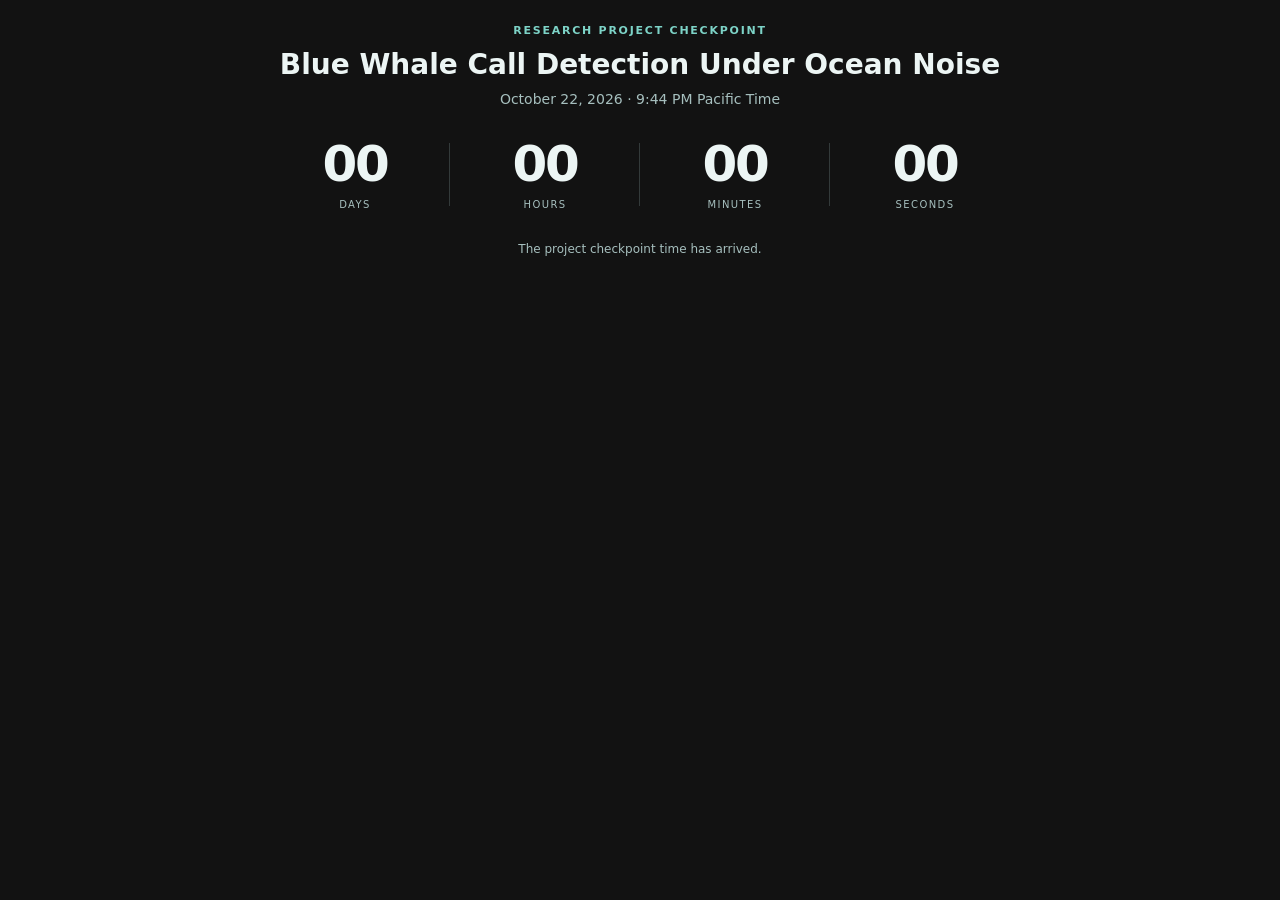
<file: countdown/index.html>
<!doctype html>
<html lang="en">
<head>
<meta charset="utf-8"><meta name="viewport" content="width=device-width,initial-scale=1">
<meta name="theme-color" content="#071820">
<title>Blue Whale Call Detection — Project Countdown</title>
<style>
:root{color-scheme:dark;--text:#ecf5f4;--muted:#a6bfbe;--line:rgba(183,221,218,.2);--accent:#7dd3c7}
*{box-sizing:border-box}html,body{min-height:100%;margin:0;background:transparent}
body{display:grid;place-items:center;padding:24px;color:var(--text);background:transparent;font-family:ui-sans-serif,system-ui,-apple-system,"Segoe UI",sans-serif}
.card{width:min(100%,760px);text-align:center}.eyebrow{margin:0 0 10px;color:var(--accent);font-size:11px;font-weight:700;letter-spacing:.16em;text-transform:uppercase}
h1{margin:0;font-size:clamp(20px,4vw,28px);line-height:1.25;font-weight:650}.date{margin:9px 0 28px;color:var(--muted);font-size:14px}
.timer{display:grid;grid-template-columns:repeat(4,1fr);align-items:center}.unit{position:relative;padding:4px 12px}.unit:not(:last-child)::after{position:absolute;top:8px;right:0;bottom:8px;width:1px;background:var(--line);content:""}
.number{display:block;font-size:clamp(32px,7vw,50px);line-height:1;font-weight:650;letter-spacing:-.045em;font-variant-numeric:tabular-nums}.label{display:block;margin-top:10px;color:var(--muted);font-size:10px;letter-spacing:.14em;text-transform:uppercase}.note{margin:28px 0 0;color:var(--muted);font-size:12px}
@media(max-width:440px){body{padding:18px 10px}.unit{padding:4px 6px}.label{font-size:9px;letter-spacing:.09em}.date{margin-bottom:22px}}
</style>
</head>
<body><main class="card">
<p class="eyebrow">Research project checkpoint</p>
<h1>Blue Whale Call Detection Under Ocean Noise</h1>
<p class="date">October 22, 2026 · 9:44 PM Pacific Time</p>
<div class="timer" role="timer" aria-label="Time remaining until the project checkpoint">
<div class="unit"><span class="number" id="days">—</span><span class="label">Days</span></div>
<div class="unit"><span class="number" id="hours">—</span><span class="label">Hours</span></div>
<div class="unit"><span class="number" id="minutes">—</span><span class="label">Minutes</span></div>
<div class="unit"><span class="number" id="seconds">—</span><span class="label">Seconds</span></div>
</div>
<p class="note" id="status">A two-week countdown for the next project checkpoint.</p>
</main>
<script>
// Exactly two weeks after the requested start time; Pacific Daylight Time (UTC−7).
const target=new Date("2026-10-22T21:44:54-07:00").getTime();
const ids=["days","hours","minutes","seconds"],status=document.getElementById("status");
function render(){const left=Math.max(0,target-Date.now()),v=[Math.floor(left/86400000),Math.floor(left/3600000)%24,Math.floor(left/60000)%60,Math.floor(left/1000)%60];ids.forEach((id,i)=>document.getElementById(id).textContent=String(v[i]).padStart(2,"0"));if(!left)status.textContent="The project checkpoint time has arrived."}
render();window.setInterval(render,1000);
</script></body></html>
</file>
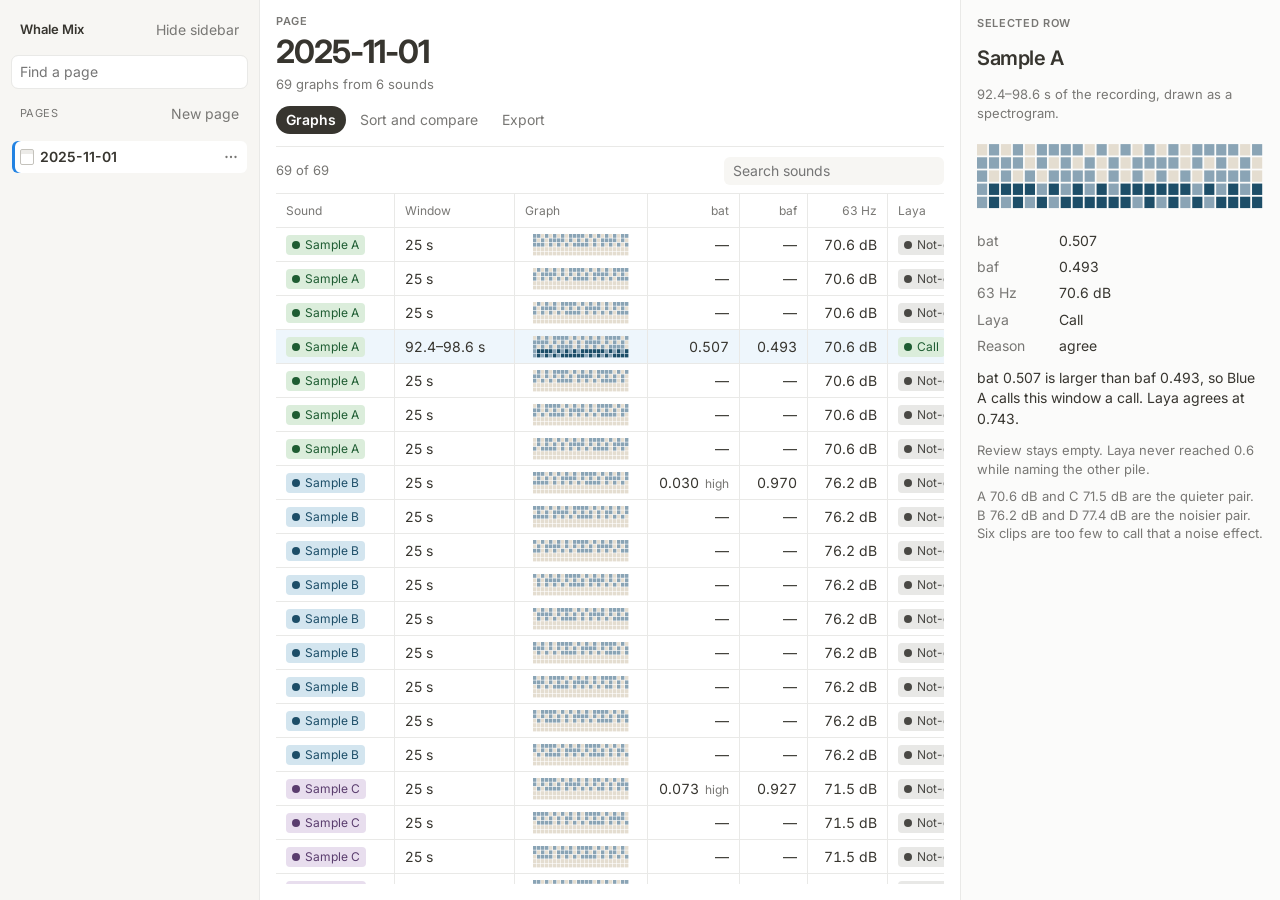
<file: layouts/index.html>
<!DOCTYPE html>
<html lang="en">
<head>
<meta charset="utf-8">
<meta name="viewport" content="width=device-width, initial-scale=1">
<title>Whale Mix</title>
<link rel="stylesheet" href="app.css">
</head>
<body>
<div class="app">
  <aside class="side" id="sidebar" aria-label="Pages">
    <div class="side-head">
      <p class="app-name side-body">Whale Mix</p>
      <button id="fold-side" class="fold" type="button" aria-expanded="true" aria-controls="sidebar">Hide sidebar</button>
    </div>
    <label class="side-search side-body">
      <input id="page-search" type="search" placeholder="Find a page" aria-label="Find a page">
    </label>
    <div class="pages-head side-body">
      <p class="side-label">Pages</p>
      <button id="new-page" class="new-page" type="button">New page</button>
    </div>
    <div class="sound-list side-body" id="page-list"></div>
  </aside>

  <main class="stage">
  <header class="page-head">
    <p class="eyebrow">Page</p>
    <input id="page-title" class="page-title" type="text" aria-label="Page title" value="2025-11-01">
    <p class="page-meta" id="page-meta"></p>
    <div class="steps" role="tablist" aria-label="What to do with this page">
      <button id="tab-drop" role="tab" aria-selected="true" aria-controls="drop">Graphs</button>
      <button id="tab-sort" role="tab" aria-selected="false" aria-controls="sort">Sort and compare</button>
      <button id="tab-export" role="tab" aria-selected="false" aria-controls="export">Export</button>
    </div>
  </header>
  <section id="drop" class="panel on" role="tabpanel">
    <p id="no-page" class="blank-note" hidden>No page open. Use New page.</p>
    <div id="page-empty" class="page-empty" hidden>
      <div class="dropbar" id="bulk">
        <strong>This page is empty</strong>
        <span>Drop whale sounds here. They show up in this page, not under it in the sidebar.</span>
        <label class="btn">Browse
          <input id="picture-input" class="file-input" type="file" multiple webkitdirectory accept="audio/*,.wav,.flac,.mp3,.aiff">
        </label>
      </div>
    </div>
    <div class="db" id="page-filled">
      <div class="db-bar">
        <span class="hint" id="row-count"></span>
        <span class="spacer"></span>
        <input id="search" class="search" type="search" placeholder="Search sounds" aria-label="Search sounds">
      </div>
      <div class="db-scroll">
        <table class="sheet">
          <colgroup>
            <col><col><col><col><col><col><col><col>
          </colgroup>
          <thead>
            <tr>
              <th>Sound</th>
              <th>Window</th>
              <th>Graph</th>
              <th class="num">bat</th>
              <th class="num">baf</th>
              <th class="num">63 Hz</th>
              <th>Laya</th>
              <th>Reason</th>
            </tr>
          </thead>
          <tbody id="read-body"></tbody>
        </table>
      </div>
    </div>
  </section>

  <section id="sort" class="panel" role="tabpanel">
    <p id="sort-blank" class="blank-note" hidden>This page is empty. Its sounds show here after you drop them on the page.</p>
    <div class="db-bar">
      <div class="views" role="tablist" aria-label="Database views">
        <button type="button" id="view-table" role="tab" aria-selected="true" aria-controls="as-table">Table</button>
        <button type="button" id="view-board" role="tab" aria-selected="false" aria-controls="as-board">Board</button>
        <button type="button" id="view-gallery" role="tab" aria-selected="false" aria-controls="as-gallery">Gallery</button>
        <button type="button" id="view-chart" role="tab" aria-selected="false" aria-controls="as-chart">Chart</button>
      </div>
      <fieldset class="filters">
        <legend>Filter by pile</legend>
        <button type="button" data-pile="all" aria-pressed="true">All</button>
        <button type="button" data-pile="call" aria-pressed="false">Call</button>
        <button type="button" data-pile="not-call" aria-pressed="false">Not-call</button>
        <button type="button" data-pile="review" aria-pressed="false">Review</button>
      </fieldset>
      <span class="spacer"></span>
      <span class="hint" id="sort-count"></span>
    </div>

    <div id="as-table" class="view on">
      <div class="db-scroll">
        <table class="sheet">
          <colgroup>
            <col><col><col><col><col><col><col><col>
          </colgroup>
          <thead>
            <tr>
              <th>Sound</th>
              <th>Window</th>
              <th>Graph</th>
              <th class="num">bat</th>
              <th class="num">baf</th>
              <th class="num">63 Hz</th>
              <th>Laya</th>
              <th>Reason</th>
            </tr>
          </thead>
          <tbody id="sort-body"></tbody>
        </table>
      </div>
    </div>

    <div id="as-board" class="view">
      <div class="board" id="board"></div>
    </div>

    <div id="as-gallery" class="view">
      <div class="gallery" id="gallery"></div>
    </div>

    <div id="as-chart" class="view">
      <div class="numbers">
        <article class="number"><em>Call</em><b>1</b></article>
        <article class="number"><em>Not-call</em><b>68</b></article>
        <article class="number"><em>Review</em><b>0</b></article>
      </div>
      <div class="chart-grid">
        <article class="chart-block">
          <div class="chart-head">
            <h2>Call score against not-a-call score</h2>
            <span class="hint">Highest bat in each clip. Green is bat. Gray is baf.</span>
          </div>
          <svg class="vbars" viewBox="0 0 372 200" aria-labelledby="bat-bars-title">
            <title id="bat-bars-title">Bars of bat and baf for samples A through F</title>
            <g fill="#2b6b3f">
              <rect x="15" y="86.9" width="14" height="81.1" rx="2"></rect>
              <rect x="77" y="163.2" width="14" height="4.8" rx="2"></rect>
              <rect x="139" y="156.3" width="14" height="11.7" rx="2"></rect>
              <rect x="201" y="161" width="14" height="7" rx="2"></rect>
              <rect x="263" y="162.6" width="14" height="5.4" rx="2"></rect>
              <rect x="325" y="161.4" width="14" height="6.6" rx="2"></rect>
            </g>
            <g fill="#d3d1cb">
              <rect x="33" y="89.1" width="14" height="78.9" rx="2"></rect>
              <rect x="95" y="12.8" width="14" height="155.2" rx="2"></rect>
              <rect x="157" y="19.7" width="14" height="148.3" rx="2"></rect>
              <rect x="219" y="15" width="14" height="153" rx="2"></rect>
              <rect x="281" y="13.4" width="14" height="154.6" rx="2"></rect>
              <rect x="343" y="14.6" width="14" height="153.4" rx="2"></rect>
            </g>
            <g fill="#787774" font-size="13" text-anchor="middle">
              <text x="31" y="190">A</text>
              <text x="93" y="190">B</text>
              <text x="155" y="190">C</text>
              <text x="217" y="190">D</text>
              <text x="279" y="190">E</text>
              <text x="341" y="190">F</text>
            </g>
          </svg>
          <div class="legend"><span><i class="swatch bat"></i>bat, call score</span><span><i class="swatch baf"></i>baf, not-a-call score</span></div>
        </article>
        <article class="chart-block">
          <div class="chart-head">
            <h2>Call score against 63 Hz</h2>
            <span class="hint">E and F have no 63 Hz level, so they are not on this chart.</span>
          </div>
          <svg class="plot" viewBox="0 0 420 248" aria-labelledby="noise-plot-title">
            <title id="noise-plot-title">63 hertz level against bat for A, B, C, and D</title>
            <path d="M48 12 V200 H400" fill="none" stroke="#e9e9e7"></path>
            <g fill="#787774" font-size="12">
              <text x="8" y="18">0.5</text>
              <text x="8" y="204">0</text>
              <text x="48" y="222">70 dB</text>
              <text x="352" y="222">78 dB</text>
            </g>
            <g font-size="13" font-weight="600">
              <circle cx="74.4" cy="27" r="5" fill="#2b6b3f"></circle>
              <text x="86" y="31" fill="#37352f">A</text>
              <circle cx="114.2" cy="175.6" r="5" fill="#1d4e68"></circle>
              <text x="126" y="180" fill="#37352f">C</text>
              <circle cx="320.8" cy="190.6" r="5" fill="#1d4e68"></circle>
              <text x="332" y="195" fill="#37352f">B</text>
              <circle cx="373.6" cy="185" r="5" fill="#1d4e68"></circle>
              <text x="385" y="189" fill="#37352f">D</text>
            </g>
          </svg>
          <p class="hint">A 70.6 dB, bat 0.507. C 71.5 dB, bat 0.073. B 76.2 dB, bat 0.030. D 77.4 dB, bat 0.044.</p>
        </article>
      </div>
    </div>
  </section>

  <section id="export" class="panel" role="tabpanel">
    <p id="export-blank" class="blank-note" hidden>This page is empty. Export is available after the page has sounds.</p>
    <div id="export-body">
    <div class="export-bar">
      <div>
        <h2>Write the finished set</h2>
        <p class="hint">The technical files are written first. report.md is written after them.</p>
      </div>
      <span class="spacer"></span>
      <button class="btn-blue" type="button">Export to a folder</button>
    </div>
    <div class="export-list">
      <div class="file"><strong>decisions.csv</strong><span>Every 25-second graph, with the sound it came from, bat, baf, Laya’s choice, and the reason.</span></div>
      <div class="file"><strong>decisions.json</strong><span>The same rows, for a program to read.</span></div>
      <div class="file"><strong>call / not-call / review</strong><span>One folder per pile. Each holds a manifest of the graphs Laya sorted there. Review will be an empty manifest.</span></div>
      <div class="file"><strong>report.md</strong><span>The counts in sentences, then the comparison: one call, the rest low, quieter and noisier pairs shown.</span></div>
    </div>
    <article class="callout">
      <h2>Report preview</h2>
      <p>This report covers 69 graphs compiled from 6 sounds. 1 graph went to call. 68 graphs went to not-call.</p>
      <p>The highest call score is 0.507 on Sample A, from 92.4 to 98.6 seconds. The not-a-call score on that graph is 0.493.</p>
      <p>One graph stands out. The rest stay low in both the quieter pair and the noisier pair.</p>
    </article>
    </div>
  </section>
  </main>
  <aside class="inspector" id="inspector" aria-label="Selected row"></aside>
</div>
<script type="module" src="js/app.js"></script>
</body>
</html>
</file>
<file: layouts/app.css>
@import url("https://fonts.googleapis.com/css2?family=Inter:wght@400;500;600;700&display=swap");

:root {
  --ink: #37352f;
  --muted: #787774;
  --line: #e9e9e7;
  --hover: #f7f6f3;
  --blue: #2383e2;
  --soft: #f7f6f3;
  --card: #ffffff;
}

* { box-sizing: border-box; }
html, body { margin: 0; }
body {
  font: 14px/1.45 Inter, "Segoe UI", sans-serif;
  color: var(--ink);
  background: #fff;
}
button, input { font: inherit; color: inherit; }
h1, h2, p { margin: 0; }
h1 { font-size: 40px; line-height: 1.15; font-weight: 700; letter-spacing: -0.03em; }
h2 { font-size: 16px; font-weight: 600; }

.app {
  width: 100%;
  height: 100vh;
  display: grid;
  grid-template-columns: 260px minmax(0, 1fr) 320px;
  overflow: hidden;
}
.side, .stage, .inspector {
  min-width: 0;
  min-height: 0;
  overflow: auto;
}
.side {
  background: var(--soft);
  border-right: 1px solid var(--line);
  padding: 16px 12px 20px;
  display: flex;
  flex-direction: column;
  gap: 12px;
}
.stage {
  padding: 14px 16px 16px;
  display: flex;
  flex-direction: column;
  gap: 10px;
  overflow: hidden;
}
.inspector {
  border-left: 1px solid var(--line);
  background: #fbfbfa;
  padding: 16px 16px 24px;
  display: flex;
  flex-direction: column;
  gap: 12px;
}
.inspector h2 { font-size: 20px; letter-spacing: -0.02em; }
.app-name { font-size: 13px; font-weight: 600; padding: 4px 8px 0; }
.page-head {
  flex: 0 0 auto;
  display: grid;
  gap: 4px;
  padding-bottom: 12px;
  border-bottom: 1px solid var(--line);
}
.eyebrow {
  color: var(--muted);
  font-size: 11px;
  font-weight: 600;
  letter-spacing: 0.06em;
  text-transform: uppercase;
}
.page-meta { color: var(--muted); font-size: 13px; }
.side-head { display: flex; align-items: flex-start; justify-content: space-between; gap: 8px; }
.fold {
  flex: 0 0 auto;
  border: 0;
  background: transparent;
  border-radius: 6px;
  height: 28px;
  padding: 0 8px;
  color: var(--muted);
  cursor: pointer;
  white-space: nowrap;
}
.fold:hover { background: #fff; color: var(--ink); }
.app.side-closed { grid-template-columns: 44px minmax(0, 1fr) 320px; }
.app.side-closed .side { padding: 10px 6px; overflow: hidden; }
.app.side-closed .side-body { display: none; }
.app.side-closed .side-head { justify-content: center; }
.app.side-closed .fold { padding: 0; width: 28px; }
.kicker { color: var(--muted); font-size: 12px; }
.lead { color: var(--muted); font-size: 13px; }

.steps { display: flex; flex-wrap: wrap; gap: 4px; margin-top: 8px; }
.steps button {
  text-align: left;
  background: transparent;
  border: 0;
  border-radius: 999px;
  padding: 4px 10px;
  color: var(--muted);
  cursor: pointer;
}
.steps button[aria-selected="true"] {
  background: var(--ink);
  color: #fff;
  font-weight: 600;
}

.side-search { display: block; }
.side-search input {
  width: 100%;
  border: 0;
  background: #fff;
  border-radius: 6px;
  padding: 6px 8px;
  outline: 1px solid var(--line);
}
.sound-list { display: grid; gap: 2px; align-content: start; }
.side-label {
  color: var(--muted);
  font-size: 11px;
  letter-spacing: 0.04em;
  text-transform: uppercase;
  padding: 8px 8px 2px;
}
.day, .sound {
  text-align: left;
  border: 0;
  background: transparent;
  border-radius: 6px;
  padding: 6px 8px;
  cursor: pointer;
  display: grid;
  gap: 2px;
}
.day {
  grid-template-columns: 12px minmax(0, 1fr);
  align-items: center;
  gap: 8px;
}
.day .count, .more { color: var(--muted); font-size: 12px; }
.more { padding: 4px 8px; }
.sound { margin-left: 12px; }
.pages-head {
  display: flex;
  align-items: center;
  justify-content: space-between;
  gap: 8px;
}
.pages-head .side-label { padding: 0 8px; }
.new-page {
  text-align: left;
  border: 0;
  background: transparent;
  border-radius: 6px;
  padding: 4px 8px;
  color: var(--muted);
  cursor: pointer;
}
.new-page:hover { background: #fff; color: var(--ink); }
.page-row {
  display: grid;
  grid-template-columns: minmax(0, 1fr) auto;
  align-items: center;
  border-radius: 6px;
  padding-right: 2px;
}
.page-row:has(.day[aria-pressed="true"]) {
  background: #fff;
  box-shadow: inset 3px 0 0 var(--blue);
}
.page-item { position: relative; }
.more-btn {
  width: 28px;
  height: 28px;
  border: 0;
  background: transparent;
  border-radius: 6px;
  color: var(--muted);
  cursor: pointer;
  display: grid;
  place-items: center;
  opacity: 0;
}
.page-row:hover .more-btn,
.day[aria-pressed="true"] + .more-btn,
.more-btn[aria-expanded="true"] { opacity: 1; }
.more-btn:hover, .more-btn[aria-expanded="true"] { background: var(--hover); color: var(--ink); }
.page-menu {
  position: absolute;
  z-index: 4;
  top: 34px;
  right: 0;
  width: 168px;
  padding: 4px;
  background: #fff;
  border: 1px solid var(--line);
  border-radius: 8px;
  box-shadow: 0 12px 28px rgba(15, 15, 15, 0.12);
  display: grid;
}
.page-menu button {
  display: flex;
  align-items: center;
  gap: 8px;
  height: 32px;
  padding: 0 8px;
  border: 0;
  background: transparent;
  border-radius: 6px;
  cursor: pointer;
  text-align: left;
}
.page-menu button:hover { background: var(--hover); }
.page-menu .danger { color: #c4554d; }
.menu-rule { height: 1px; margin: 4px 6px; background: var(--line); }
.page-title:disabled { color: var(--muted); }
.page-title {
  width: 100%;
  border: 0;
  background: transparent;
  font-size: 32px;
  font-weight: 700;
  letter-spacing: -0.03em;
  line-height: 1.15;
  padding: 0;
}
.page-title:focus { outline: none; box-shadow: inset 0 -2px 0 var(--blue); }
.page-empty {
  flex: 1;
  min-height: 0;
  display: flex;
}
.page-empty[hidden], #page-filled[hidden] { display: none; }
.blank-note {
  color: var(--muted);
  padding: 24px 4px;
}
#sort.is-empty .db-bar,
#sort.is-empty .view,
#export.is-empty #export-body { display: none; }
.page-empty .dropbar {
  flex: 1;
  place-content: center;
  justify-items: center;
  text-align: center;
  min-height: 280px;
}
.day[aria-pressed="true"], .sound[aria-pressed="true"] { background: transparent; }
.sound[aria-pressed="true"] {
  background: #fff;
  box-shadow: inset 3px 0 0 var(--blue);
}
.day::before {
  content: "";
  width: 12px;
  height: 14px;
  border: 1px solid #c4c2bc;
  border-radius: 2px;
  background: #fff;
  box-shadow: inset 0 4px 0 #ecebe8;
}
.day b, .sound b { font-weight: 600; }
.sound span, .day b { overflow: hidden; text-overflow: ellipsis; white-space: nowrap; }
.sound span { color: var(--muted); font-size: 12px; }

.panel { display: none; min-height: 0; }
.panel.on {
  display: flex;
  flex-direction: column;
  flex: 1;
  gap: 10px;
  min-height: 0;
}

.dropbar {
  display: grid;
  gap: 8px;
  border: 1px dashed #d6d5d2;
  border-radius: 8px;
  padding: 10px;
  background: #fff;
}
.dropbar.over { background: #f2f9ff; border-color: var(--blue); }
.dropbar strong { display: block; }
.dropbar span { color: var(--muted); }
.count-pill {
  background: var(--soft);
  border-radius: 6px;
  padding: 4px 8px;
  color: var(--muted);
  white-space: nowrap;
}
.btn, .btn-blue {
  border: 0;
  border-radius: 6px;
  height: 28px;
  padding: 0 10px;
  cursor: pointer;
}
.btn { background: var(--soft); }
.btn-blue { background: var(--blue); color: #fff; }
.file-input {
  position: absolute;
  width: 1px;
  height: 1px;
  overflow: hidden;
  clip: rect(0, 0, 0, 0);
}

.spec { display: block; width: 112px; height: 22px; }
table.sound-sheet { width: max-content; border-collapse: collapse; }
.file-list li {
  display: grid;
  grid-template-columns: 28px minmax(0, 1fr);
  gap: 6px;
  padding: 3px 0;
  color: var(--muted);
  white-space: nowrap;
}
.file-list li b {
  font-weight: 500;
  color: var(--ink);
  overflow: hidden;
  text-overflow: ellipsis;
}

.db { display: flex; flex-direction: column; gap: 8px; min-width: 0; min-height: 0; flex: 1; }
.db-bar, .chart-head, .export-bar {
  display: flex;
  flex-wrap: wrap;
  align-items: center;
  gap: 8px 12px;
}
.spacer { flex: 1; }
.views { display: flex; gap: 2px; }
.filters {
  position: relative;
  display: flex;
  gap: 2px;
  border: 0;
  margin: 0;
  padding: 0;
  min-inline-size: 0;
}
.filters legend {
  position: absolute;
  width: 1px;
  height: 1px;
  padding: 0;
  margin: -1px;
  overflow: hidden;
  clip: rect(0, 0, 0, 0);
  white-space: nowrap;
  border: 0;
}
.views button, .filters button {
  border: 0;
  background: transparent;
  border-radius: 6px;
  height: 28px;
  padding: 0 8px;
  color: var(--muted);
  cursor: pointer;
}
.views button[aria-selected="true"], .filters button[aria-pressed="true"] {
  background: #efefed;
  color: var(--ink);
}
.search {
  height: 28px;
  border: 1px solid transparent;
  background: var(--soft);
  border-radius: 6px;
  padding: 0 8px;
  width: min(220px, 100%);
}
.search:focus { outline: none; border-color: var(--blue); background: #fff; }
.hint { color: var(--muted); font-size: 13px; }

.db-scroll {
  flex: 1;
  min-height: 0;
  overflow: auto;
  border-top: 1px solid var(--line);
}
tr.data.picked td { background: #eef6fc; }
.spec-lg { width: 100%; height: 84px; }
.props {
  display: grid;
  grid-template-columns: 72px minmax(0, 1fr);
  gap: 6px 10px;
  margin: 0;
}
.props dt { color: var(--muted); }
.props dd { margin: 0; }
.note-list { display: grid; gap: 8px; }
.note-list p { font-size: 13px; }
table.sheet {
  width: max-content;
  border-collapse: collapse;
  table-layout: fixed;
}
th, td {
  position: relative;
  text-align: left;
  padding: 0 10px;
  height: 34px;
  border-bottom: 1px solid var(--line);
  border-right: 1px solid var(--line);
  vertical-align: middle;
  overflow: hidden;
  text-overflow: ellipsis;
  white-space: nowrap;
}
th:last-child, td:last-child { border-right: 0; }
th {
  position: sticky;
  top: 0;
  z-index: 1;
  background: #fff;
  color: var(--muted);
  font-weight: 400;
  font-size: 12px;
}
.grip {
  position: absolute;
  top: 0;
  right: 0;
  width: 8px;
  height: 100%;
  cursor: col-resize;
  z-index: 2;
}
.grip::after {
  content: "";
  position: absolute;
  top: 0;
  bottom: 0;
  left: 4px;
  width: 2px;
  background: transparent;
}
.grip:hover::after, body.col-drag .grip.active::after { background: var(--blue); }
body.col-drag, body.col-drag * { cursor: col-resize !important; }
td.num, th.num { text-align: right; font-variant-numeric: tabular-nums; }
tr.data:hover td { background: var(--hover); }
tr.group td {
  background: #fff;
  height: 40px;
  font-weight: 600;
}
.name { display: inline-flex; align-items: center; gap: 6px; max-width: 100%; }
.name span { overflow: hidden; text-overflow: ellipsis; }
.page-ico { flex: 0 0 auto; color: var(--muted); }

.pill {
  display: inline-flex;
  align-items: center;
  gap: 5px;
  height: 20px;
  padding: 0 6px;
  border-radius: 4px;
  font-size: 12px;
  line-height: 20px;
  white-space: nowrap;
}
.dot { width: 8px; height: 8px; border-radius: 50%; background: currentColor; }
.pile-call { background: #dbeddb; color: #1e5c32; }
.pile-not-call { background: #e8e8e6; color: #494844; }
.pile-review { background: #fdecc8; color: #7a4e00; }
.pile-empty { background: var(--soft); color: var(--muted); }
.sample-A { background: #dbeddb; color: #1e5c32; }
.sample-B { background: #d3e5ef; color: #1d4e68; }
.sample-C { background: #e8deee; color: #5a3d6e; }
.sample-D { background: #fadec9; color: #8a4b08; }
.sample-E { background: #f5e0e9; color: #8a3d5c; }
.sample-F { background: #eee0da; color: #6b4a3a; }
.mark { color: var(--muted); font-size: 12px; margin-left: 6px; }

.view { display: none; }
.view.on { display: flex; flex-direction: column; flex: 1; min-height: 0; overflow: auto; gap: 12px; }

.board {
  display: grid;
  grid-template-columns: repeat(3, minmax(0, 1fr));
  gap: 12px;
  align-items: start;
}
.column {
  background: #f7f6f3;
  border-radius: 12px;
  padding: 8px;
  min-width: 0;
}
.column header {
  display: flex;
  align-items: center;
  gap: 8px;
  padding: 4px 4px 8px;
}
.column header span { color: var(--muted); }
.cards {
  display: grid;
  gap: 8px;
  max-height: calc(100vh - 340px);
  overflow: auto;
}
.card {
  background: #fff;
  border: 1px solid var(--line);
  border-radius: 8px;
  padding: 8px 10px;
  display: grid;
  gap: 6px;
}
.card .meta { display: flex; flex-wrap: wrap; gap: 6px; align-items: center; }
.card .score { color: var(--muted); font-variant-numeric: tabular-nums; }

.gallery {
  display: grid;
  grid-template-columns: repeat(auto-fill, minmax(160px, 1fr));
  gap: 8px;
  max-height: calc(100vh - 300px);
  overflow: auto;
}
.tile {
  border: 1px solid var(--line);
  border-radius: 8px;
  padding: 8px;
  display: grid;
  gap: 6px;
  min-width: 0;
}
.tile strong { font-weight: 500; overflow: hidden; text-overflow: ellipsis; white-space: nowrap; }

.numbers {
  display: grid;
  grid-template-columns: repeat(3, minmax(0, 1fr));
  gap: 12px;
  margin-bottom: 12px;
}
.number, .chart-block, .callout, .export-list {
  border: 1px solid var(--line);
  border-radius: 12px;
  background: #fff;
}
.number { padding: 12px 14px; }
.number em { display: block; font-style: normal; color: var(--muted); font-size: 12px; }
.number b { display: block; font-size: 32px; line-height: 1.1; letter-spacing: -0.03em; margin-top: 4px; }

.chart-grid {
  display: grid;
  grid-template-columns: minmax(0, 1.15fr) minmax(0, 0.85fr);
  gap: 12px;
}
.chart-block { padding: 12px 14px 16px; display: grid; gap: 10px; min-width: 0; }
.vbars { width: 100%; height: auto; display: block; }
.legend { display: flex; gap: 14px; color: var(--muted); font-size: 12px; }
.swatch { display: inline-block; width: 10px; height: 10px; border-radius: 2px; margin-right: 4px; vertical-align: -1px; }
.swatch.bat { background: #2b6b3f; }
.swatch.baf { background: #d3d1cb; }
.swatch.noise { background: #1d4e68; }

.plot { width: 100%; height: auto; display: block; }

.toggle { border-bottom: 1px solid var(--line); padding: 8px 0; }
.toggle summary { cursor: pointer; font-weight: 600; }
.toggle p { color: var(--ink); margin: 6px 0 8px 18px; }

.export-list { display: grid; }
.file {
  display: grid;
  grid-template-columns: minmax(180px, 240px) minmax(0, 1fr);
  gap: 12px;
  align-items: center;
  padding: 10px 14px;
  border-bottom: 1px solid var(--line);
}
.file:last-child { border-bottom: 0; }
.callout { padding: 14px 16px; display: grid; gap: 8px; }
.callout p { max-width: 760px; }

@media (max-width: 1100px) {
  .app { grid-template-columns: 220px minmax(0, 1fr); height: auto; overflow: visible; }
  .stage { overflow: visible; }
  .inspector { grid-column: 1 / -1; border-left: 0; border-top: 1px solid var(--line); }
  .chart-grid, .board, .numbers, .file { grid-template-columns: 1fr; }
  .app.side-closed { grid-template-columns: 44px minmax(0, 1fr); }
}
</file>
